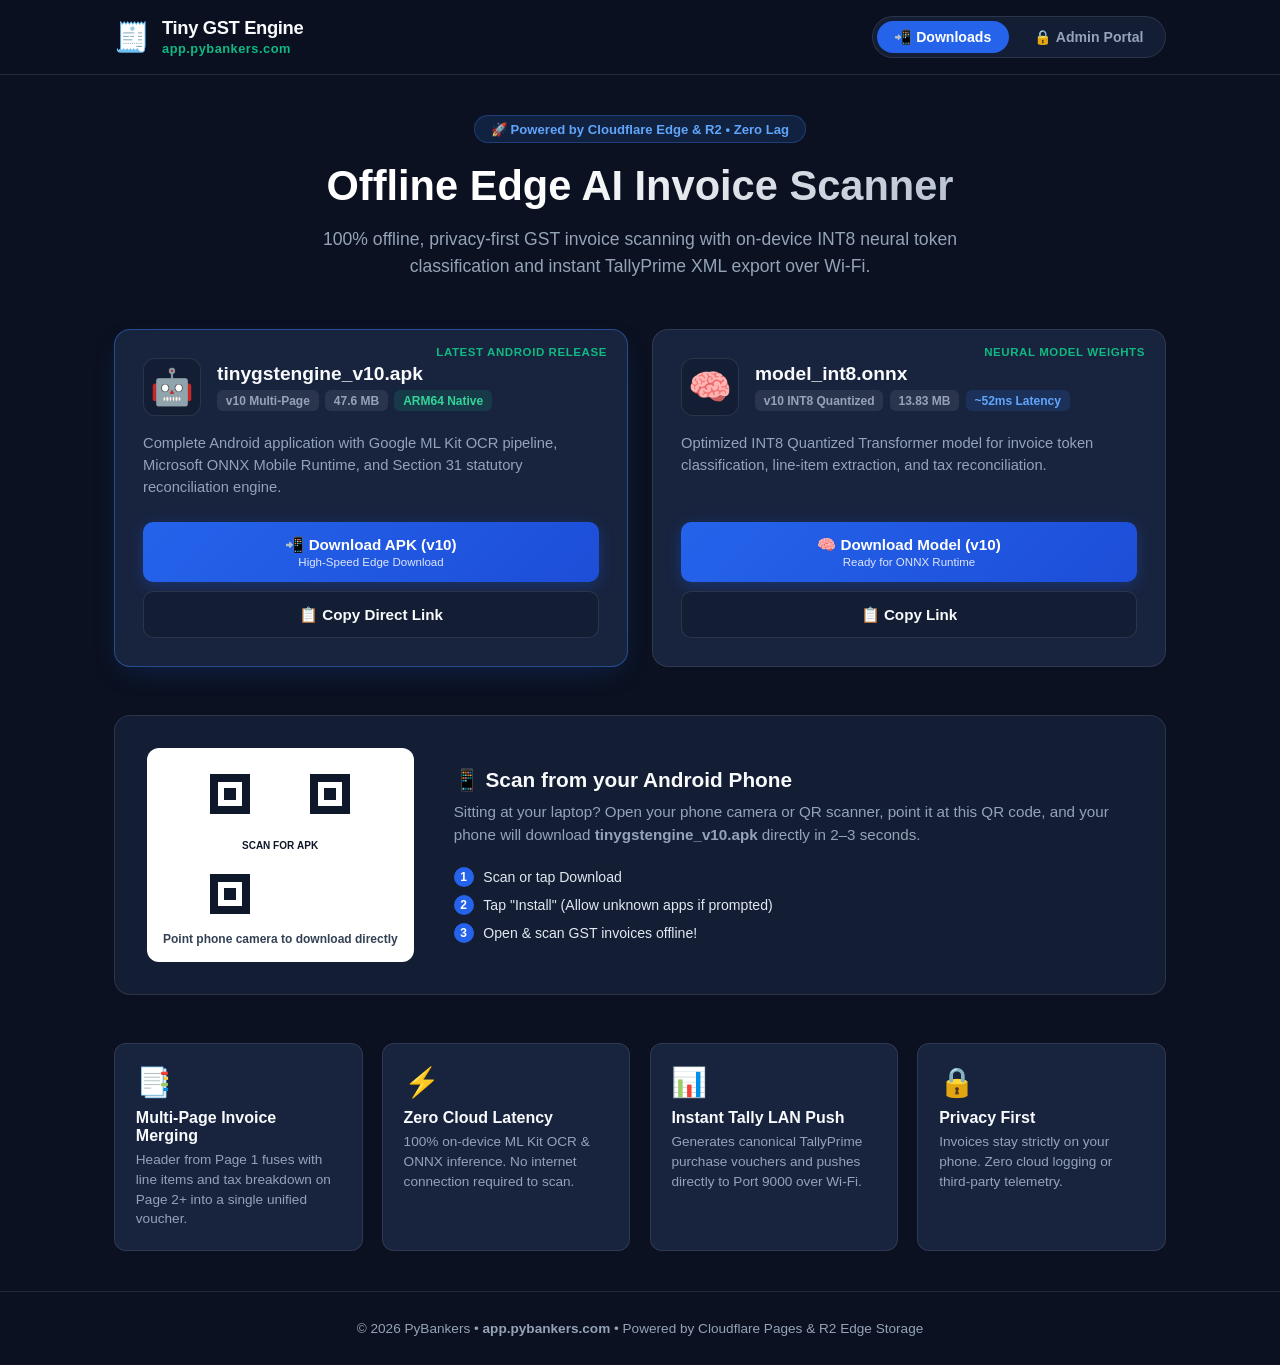
<file: cloudflare_portal/public/index.html>
<!DOCTYPE html>
<html lang="en">
<head>
  <meta charset="UTF-8">
  <meta name="viewport" content="width=device-width, initial-scale=1.0">
  <title>Tiny GST Engine — Offline Edge AI Invoice Scanner & Models</title>
  <meta name="description" content="Download Tiny GST Engine Android APK and offline AI ONNX models for fast edge invoice scanning and TallyPrime integration.">
  <link rel="stylesheet" href="style.css">
  <link rel="icon" type="image/svg+xml" href="favicon.svg">
</head>
<body>

  <!-- Top Navigation Bar -->
  <header class="navbar">
    <div class="nav-container">
      <div class="brand">
        <span class="brand-icon">🧾</span>
        <div>
          <span class="brand-title">Tiny GST Engine</span>
          <span class="brand-domain">app.pybankers.com</span>
        </div>
      </div>
      <nav class="nav-tabs">
        <button id="tab-downloads" class="tab-btn active" onclick="switchTab('downloads')">📲 Downloads</button>
        <button id="tab-admin" class="tab-btn" onclick="switchTab('admin')">🔒 Admin Portal</button>
      </nav>
    </div>
  </header>

  <!-- Main Container -->
  <main class="main-container">

    <!-- ================= DOWNLOADS SECTION ================= -->
    <section id="section-downloads" class="tab-content active">
      <!-- Hero Banner -->
      <div class="hero">
        <div class="badge-pill">🚀 Powered by Cloudflare Edge & R2 • Zero Lag</div>
        <h1>Offline Edge AI Invoice Scanner</h1>
        <p class="hero-subtext">
          100% offline, privacy-first GST invoice scanning with on-device INT8 neural token classification and instant TallyPrime XML export over Wi-Fi.
        </p>
      </div>

      <!-- Release Download Grid -->
      <div class="download-grid">
        <!-- Card 1: Android APK -->
        <div class="card highlight-card">
          <div class="card-tag">Latest Android Release</div>
          <div class="card-header">
            <div class="file-icon apk-icon">🤖</div>
            <div class="file-meta">
              <h2>tinygstengine_v10.apk</h2>
              <div class="tags">
                <span class="chip">v10 Multi-Page</span>
                <span class="chip">47.6 MB</span>
                <span class="chip chip-success">ARM64 Native</span>
              </div>
            </div>
          </div>
          <p class="card-desc">
            Complete Android application with Google ML Kit OCR pipeline, Microsoft ONNX Mobile Runtime, and Section 31 statutory reconciliation engine.
          </p>
          <div class="card-actions">
            <a id="btn-download-apk" href="/api/download/tinygstengine_v10.apk" class="btn btn-primary" download>
              <span>📲 Download APK (v10)</span>
              <span class="btn-sub">High-Speed Edge Download</span>
            </a>
            <button class="btn btn-secondary" onclick="copyLink('/api/download/tinygstengine_v10.apk')">📋 Copy Direct Link</button>
          </div>
        </div>

        <!-- Card 2: ONNX Model -->
        <div class="card">
          <div class="card-tag">Neural Model Weights</div>
          <div class="card-header">
            <div class="file-icon model-icon">🧠</div>
            <div class="file-meta">
              <h2>model_int8.onnx</h2>
              <div class="tags">
                <span class="chip">v10 INT8 Quantized</span>
                <span class="chip">13.83 MB</span>
                <span class="chip chip-info">~52ms Latency</span>
              </div>
            </div>
          </div>
          <p class="card-desc">
            Optimized INT8 Quantized Transformer model for invoice token classification, line-item extraction, and tax reconciliation.
          </p>
          <div class="card-actions">
            <a id="btn-download-model" href="/api/download/model_int8.onnx" class="btn btn-primary" download>
              <span>🧠 Download Model (v10)</span>
              <span class="btn-sub">Ready for ONNX Runtime</span>
            </a>
            <button class="btn btn-secondary" onclick="copyLink('/api/download/model_int8.onnx')">📋 Copy Link</button>
          </div>
        </div>
      </div>

      <!-- Phone QR Code Quick Scan Section -->
      <div class="qr-container">
        <div class="qr-box">
          <canvas id="qr-canvas"></canvas>
          <div class="qr-label">Point phone camera to download directly</div>
        </div>
        <div class="qr-info">
          <h3>📱 Scan from your Android Phone</h3>
          <p>Sitting at your laptop? Open your phone camera or QR scanner, point it at this QR code, and your phone will download <strong>tinygstengine_v10.apk</strong> directly in 2–3 seconds.</p>
          <div class="install-steps">
            <div class="step"><span class="step-num">1</span> Scan or tap Download</div>
            <div class="step"><span class="step-num">2</span> Tap "Install" (Allow unknown apps if prompted)</div>
            <div class="step"><span class="step-num">3</span> Open & scan GST invoices offline!</div>
          </div>
        </div>
      </div>

      <!-- Features Checklist -->
      <div class="features-grid">
        <div class="feature-item">
          <div class="feat-icon">📑</div>
          <h4>Multi-Page Invoice Merging</h4>
          <p>Header from Page 1 fuses with line items and tax breakdown on Page 2+ into a single unified voucher.</p>
        </div>
        <div class="feature-item">
          <div class="feat-icon">⚡</div>
          <h4>Zero Cloud Latency</h4>
          <p>100% on-device ML Kit OCR & ONNX inference. No internet connection required to scan.</p>
        </div>
        <div class="feature-item">
          <div class="feat-icon">📊</div>
          <h4>Instant Tally LAN Push</h4>
          <p>Generates canonical TallyPrime purchase vouchers and pushes directly to Port 9000 over Wi-Fi.</p>
        </div>
        <div class="feature-item">
          <div class="feat-icon">🔒</div>
          <h4>Privacy First</h4>
          <p>Invoices stay strictly on your phone. Zero cloud logging or third-party telemetry.</p>
        </div>
      </div>
    </section>

    <!-- ================= ADMIN PORTAL SECTION ================= -->
    <section id="section-admin" class="tab-content">
      <!-- Passcode Login Box (shown when unauthenticated) -->
      <div id="admin-auth-box" class="auth-box">
        <div class="auth-icon">🔐</div>
        <h2>Admin Portal Access</h2>
        <p>Enter the administrator passcode to upload or manage models and APKs.</p>
        <form id="auth-form" onsubmit="handleAdminLogin(event)">
          <div class="input-group">
            <input type="password" id="admin-passcode" placeholder="Enter Admin Passcode" required autocomplete="current-password">
          </div>
          <button type="submit" class="btn btn-primary btn-block">Unlock Admin Portal</button>
          <div id="auth-error" class="error-msg"></div>
        </form>
      </div>

      <!-- Admin Dashboard (shown when authenticated) -->
      <div id="admin-dashboard" class="admin-dashboard" style="display: none;">
        <div class="admin-header">
          <div>
            <h2>Cloudflare R2 Asset Manager</h2>
            <p>Upload new APKs or ONNX model weights directly to Cloudflare edge storage.</p>
          </div>
          <button class="btn btn-danger btn-sm" onclick="handleAdminLogout()">🚪 Logout</button>
        </div>

        <!-- Upload Zone -->
        <div class="upload-card">
          <h3>📤 Upload New Release / Model</h3>
          <div class="drop-zone" id="drop-zone">
            <div class="drop-icon">☁️</div>
            <p>Drag and drop your <strong>.apk</strong> or <strong>.onnx</strong> file here</p>
            <span class="drop-or">or</span>
            <label class="btn btn-secondary btn-file">
              Browse File <input type="file" id="file-input" style="display: none;" onchange="handleFileSelect(event)">
            </label>
            <div id="selected-file-info" class="selected-file-info"></div>
          </div>

          <!-- Target File Name Selector -->
          <div class="upload-options">
            <label>Save as file name:</label>
            <div class="radio-group">
              <label><input type="radio" name="target-name-type" value="tinygstengine_v10.apk" checked onchange="toggleCustomFileName(false)"> tinygstengine_v10.apk (Latest APK)</label>
              <label><input type="radio" name="target-name-type" value="model_int8.onnx" onchange="toggleCustomFileName(false)"> model_int8.onnx (Latest Model)</label>
              <label><input type="radio" name="target-name-type" value="custom" onchange="toggleCustomFileName(true)"> Custom filename</label>
            </div>
            <input type="text" id="custom-file-name" placeholder="e.g. tinygstengine_v11.apk" style="display: none;" class="custom-input">
          </div>

          <!-- Upload Progress -->
          <div id="upload-progress-container" class="progress-container" style="display: none;">
            <div class="progress-bar">
              <div id="upload-progress-fill" class="progress-fill" style="width: 0%;"></div>
            </div>
            <div id="upload-progress-text" class="progress-text">0%</div>
          </div>

          <button id="btn-upload" class="btn btn-primary btn-block" onclick="startUpload()" disabled>Upload to Cloudflare R2</button>
          <div id="upload-status" class="status-msg"></div>
        </div>

        <!-- Current Files List -->
        <div class="files-card">
          <div class="files-header">
            <h3>📦 Files in R2 Bucket</h3>
            <button class="btn btn-secondary btn-sm" onclick="loadBucketFiles()">🔄 Refresh</button>
          </div>
          <div id="bucket-files-list" class="files-table-container">
            <div class="loading">Loading files from Cloudflare R2...</div>
          </div>
        </div>
      </div>
    </section>

  </main>

  <footer class="footer">
    <div class="footer-container">
      <p>© 2026 PyBankers • <strong>app.pybankers.com</strong> • Powered by Cloudflare Pages & R2 Edge Storage</p>
    </div>
  </footer>

  <script src="app.js"></script>
</body>
</html>
</file>
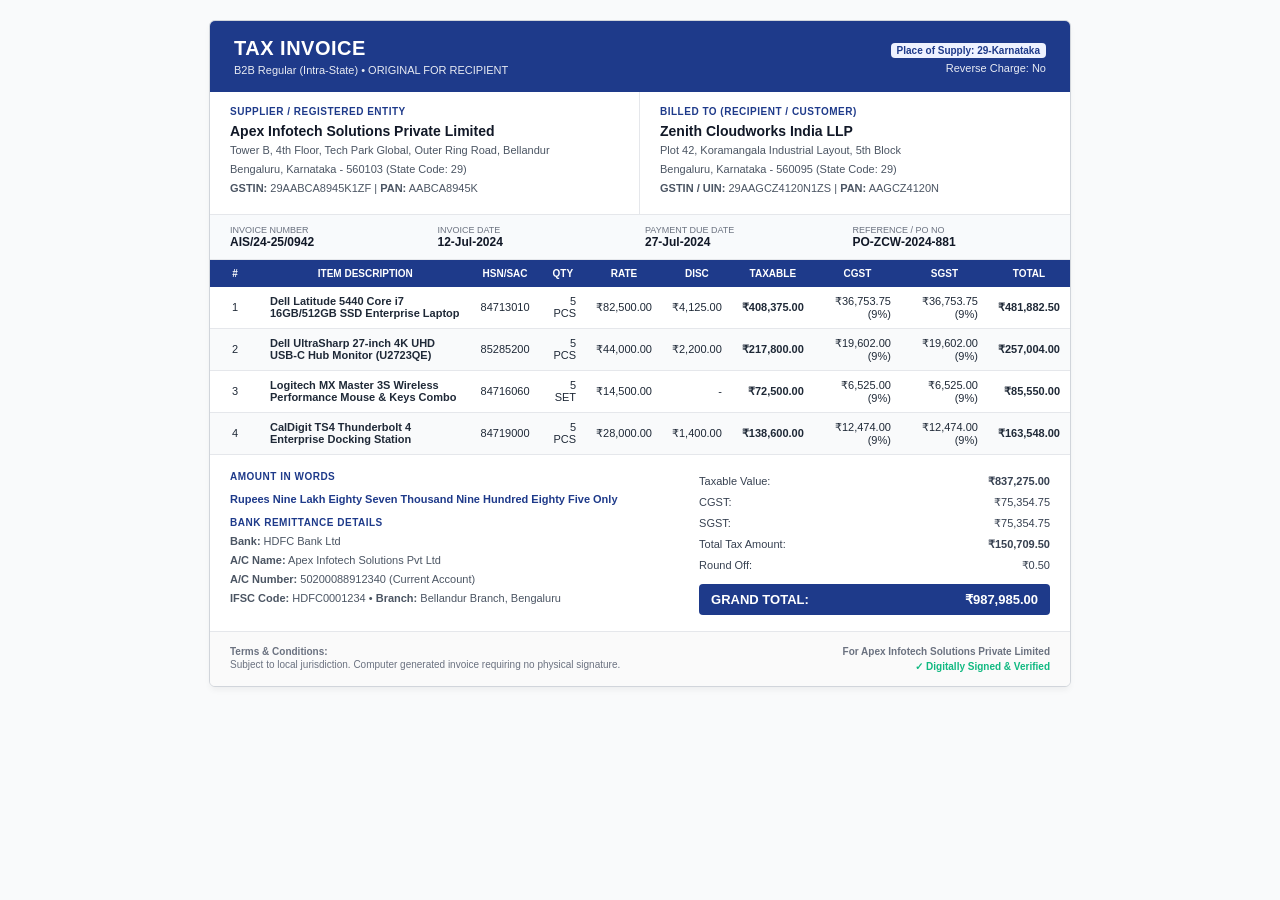
<file: external/gst-sample-invoices/GST_Invoice_01_TechHardware_B2B_Intrastate.html>
<!DOCTYPE html>
<html lang="en">
<head>
<meta charset="UTF-8">
<title>Tax Invoice - AIS/24-25/0942</title>
<style>
    @page { size: A4; margin: 12mm; }
    body {
        font-family: -apple-system, BlinkMacSystemFont, "Segoe UI", Roboto, Helvetica, Arial, sans-serif;
        color: #1f2937;
        margin: 0;
        padding: 20px;
        background: #f9fafb;
    }
    .invoice-card {
        max-width: 860px;
        margin: 0 auto;
        background: #ffffff;
        border: 1px solid #d1d5db;
        border-radius: 6px;
        box-shadow: 0 4px 6px -1px rgba(0,0,0,0.05);
        overflow: hidden;
    }
    .header-bar {
        background: #1e3a8a;
        color: #ffffff;
        padding: 16px 24px;
        display: flex;
        justify-content: space-between;
        align-items: center;
    }
    .header-bar h1 { margin: 0; font-size: 20px; letter-spacing: 0.5px; }
    .header-bar p { margin: 4px 0 0; font-size: 11px; opacity: 0.9; }
    .section-grid {
        display: grid;
        grid-template-columns: 1fr 1fr;
        border-bottom: 1px solid #e5e7eb;
    }
    .section-box { padding: 14px 20px; }
    .section-box.border-right { border-right: 1px solid #e5e7eb; }
    .section-title {
        font-size: 10px;
        font-weight: 700;
        text-transform: uppercase;
        color: #1e3a8a;
        margin-bottom: 6px;
        letter-spacing: 0.5px;
    }
    .company-title { font-size: 14px; font-weight: 700; color: #111827; margin: 0 0 4px; }
    .text-sm { font-size: 11px; line-height: 1.45; color: #4b5563; margin: 0 0 3px; }
    .badge {
        display: inline-block;
        padding: 2px 6px;
        font-size: 10px;
        font-weight: 600;
        background: #eef2ff;
        color: #1e3a8a;
        border-radius: 4px;
    }
    .meta-bar {
        background: #f8fafc;
        padding: 10px 20px;
        border-bottom: 1px solid #e5e7eb;
        display: grid;
        grid-template-columns: repeat(4, 1fr);
        gap: 10px;
    }
    .meta-item { font-size: 11px; }
    .meta-item span { display: block; font-size: 9px; text-transform: uppercase; color: #6b7280; }
    .meta-item strong { font-size: 12px; color: #111827; }
    table.items-table {
        width: 100%;
        border-collapse: collapse;
        font-size: 11px;
    }
    table.items-table th {
        background: #1e3a8a;
        color: #ffffff;
        padding: 8px 10px;
        font-weight: 600;
        font-size: 10px;
        text-transform: uppercase;
    }
    table.items-table td {
        padding: 8px 10px;
        border-bottom: 1px solid #e5e7eb;
        vertical-align: middle;
    }
    table.items-table tr:nth-child(even) { background: #f9fafb; }
    .totals-grid {
        display: grid;
        grid-template-columns: 1.2fr 1fr;
        border-bottom: 1px solid #e5e7eb;
    }
    .totals-box { padding: 16px 20px; }
    .calc-row {
        display: flex;
        justify-content: space-between;
        padding: 4px 0;
        font-size: 11px;
        color: #374151;
    }
    .calc-row.grand-total {
        background: #1e3a8a;
        color: #ffffff;
        padding: 8px 12px;
        border-radius: 4px;
        font-size: 13px;
        font-weight: 700;
        margin-top: 8px;
    }
    .footer-section {
        padding: 14px 20px;
        display: flex;
        justify-content: space-between;
        font-size: 10px;
        color: #6b7280;
        background: #fafafa;
    }
    @media print {
        body { background: #ffffff; padding: 0; }
        .invoice-card { box-shadow: none; border: none; }
    }
</style>
</head>
<body>

<div class="invoice-card">
    <!-- Header -->
    <div class="header-bar">
        <div>
            <h1>TAX INVOICE</h1>
            <p>B2B Regular (Intra-State) &bull; ORIGINAL FOR RECIPIENT</p>
        </div>
        <div style="text-align: right;">
            <div class="badge">Place of Supply: 29-Karnataka</div>
            <p style="margin-top: 4px;">Reverse Charge: No</p>
        </div>
    </div>

    

    <!-- Seller / Buyer -->
    <div class="section-grid">
        <div class="section-box border-right">
            <div class="section-title">Supplier / Registered Entity</div>
            <div class="company-title">Apex Infotech Solutions Private Limited</div>
            <p class="text-sm">Tower B, 4th Floor, Tech Park Global, Outer Ring Road, Bellandur</p>
            <p class="text-sm">Bengaluru, Karnataka - 560103 (State Code: 29)</p>
            <p class="text-sm"><strong>GSTIN:</strong> 29AABCA8945K1ZF | <strong>PAN:</strong> AABCA8945K</p>
        </div>
        <div class="section-box">
            <div class="section-title">Billed To (Recipient / Customer)</div>
            <div class="company-title">Zenith Cloudworks India LLP</div>
            <p class="text-sm">Plot 42, Koramangala Industrial Layout, 5th Block</p>
            <p class="text-sm">Bengaluru, Karnataka - 560095 (State Code: 29)</p>
            <p class="text-sm"><strong>GSTIN / UIN:</strong> 29AAGCZ4120N1ZS | <strong>PAN:</strong> AAGCZ4120N</p>
        </div>
    </div>

    <!-- Metadata Bar -->
    <div class="meta-bar">
        <div class="meta-item">
            <span>Invoice Number</span>
            <strong>AIS/24-25/0942</strong>
        </div>
        <div class="meta-item">
            <span>Invoice Date</span>
            <strong>12-Jul-2024</strong>
        </div>
        <div class="meta-item">
            <span>Payment Due Date</span>
            <strong>27-Jul-2024</strong>
        </div>
        <div class="meta-item">
            <span>Reference / PO No</span>
            <strong>PO-ZCW-2024-881</strong>
        </div>
    </div>

    <!-- Line Items Table -->
    <table class="items-table">
        <thead>
            <tr>
                <th style="width: 30px;">#</th>
                <th>Item Description</th>
                <th style="text-align: center;">HSN/SAC</th>
                <th>Qty</th><th>Rate</th><th>Disc</th><th>Taxable</th><th>CGST</th><th>SGST</th><th>Total</th>
            </tr>
        </thead>
        <tbody>
            
        <tr>
            <td style="text-align:center;">1</td>
            <td><strong>Dell Latitude 5440 Core i7 16GB/512GB SSD Enterprise Laptop</strong></td>
            <td style="text-align:center;">84713010</td>
            
                <td style="text-align:right;">5 PCS</td>
                <td style="text-align:right;">₹82,500.00</td>
                <td style="text-align:right;">₹4,125.00</td>
                <td style="text-align:right; font-weight:600;">₹408,375.00</td>
                <td style="text-align:right;">₹36,753.75 (9%)</td>
                <td style="text-align:right;">₹36,753.75 (9%)</td>
                <td style="text-align:right; font-weight:bold;">₹481,882.50</td>
            
        </tr>
        
        <tr>
            <td style="text-align:center;">2</td>
            <td><strong>Dell UltraSharp 27-inch 4K UHD USB-C Hub Monitor (U2723QE)</strong></td>
            <td style="text-align:center;">85285200</td>
            
                <td style="text-align:right;">5 PCS</td>
                <td style="text-align:right;">₹44,000.00</td>
                <td style="text-align:right;">₹2,200.00</td>
                <td style="text-align:right; font-weight:600;">₹217,800.00</td>
                <td style="text-align:right;">₹19,602.00 (9%)</td>
                <td style="text-align:right;">₹19,602.00 (9%)</td>
                <td style="text-align:right; font-weight:bold;">₹257,004.00</td>
            
        </tr>
        
        <tr>
            <td style="text-align:center;">3</td>
            <td><strong>Logitech MX Master 3S Wireless Performance Mouse & Keys Combo</strong></td>
            <td style="text-align:center;">84716060</td>
            
                <td style="text-align:right;">5 SET</td>
                <td style="text-align:right;">₹14,500.00</td>
                <td style="text-align:right;">-</td>
                <td style="text-align:right; font-weight:600;">₹72,500.00</td>
                <td style="text-align:right;">₹6,525.00 (9%)</td>
                <td style="text-align:right;">₹6,525.00 (9%)</td>
                <td style="text-align:right; font-weight:bold;">₹85,550.00</td>
            
        </tr>
        
        <tr>
            <td style="text-align:center;">4</td>
            <td><strong>CalDigit TS4 Thunderbolt 4 Enterprise Docking Station</strong></td>
            <td style="text-align:center;">84719000</td>
            
                <td style="text-align:right;">5 PCS</td>
                <td style="text-align:right;">₹28,000.00</td>
                <td style="text-align:right;">₹1,400.00</td>
                <td style="text-align:right; font-weight:600;">₹138,600.00</td>
                <td style="text-align:right;">₹12,474.00 (9%)</td>
                <td style="text-align:right;">₹12,474.00 (9%)</td>
                <td style="text-align:right; font-weight:bold;">₹163,548.00</td>
            
        </tr>
        
        </tbody>
    </table>

    <!-- Totals & Bank Details -->
    <div class="totals-grid">
        <div class="totals-box border-right">
            <div class="section-title">Amount in Words</div>
            <p style="font-weight: 600; color: #1e3a8a; font-size: 11px; margin-bottom: 12px;">Rupees Nine Lakh Eighty Seven Thousand Nine Hundred Eighty Five Only</p>

            <div class="section-title">Bank Remittance Details</div>
            <p class="text-sm"><strong>Bank:</strong> HDFC Bank Ltd</p>
            <p class="text-sm"><strong>A/C Name:</strong> Apex Infotech Solutions Pvt Ltd</p>
            <p class="text-sm"><strong>A/C Number:</strong> 50200088912340 (Current Account)</p>
            <p class="text-sm"><strong>IFSC Code:</strong> HDFC0001234 &bull; <strong>Branch:</strong> Bellandur Branch, Bengaluru</p>
        </div>
        <div class="totals-box">
            <div class="calc-row">
                <span>Taxable Value:</span>
                <strong>₹837,275.00</strong>
            </div>
            
            <div class="calc-row">
                <span>CGST:</span>
                <span>₹75,354.75</span>
            </div>
            <div class="calc-row">
                <span>SGST:</span>
                <span>₹75,354.75</span>
            </div>
            
            <div class="calc-row">
                <span>Total Tax Amount:</span>
                <strong>₹150,709.50</strong>
            </div>
            <div class="calc-row">
                <span>Round Off:</span>
                <span>₹0.50</span>
            </div>
            <div class="calc-row grand-total">
                <span>GRAND TOTAL:</span>
                <span>₹987,985.00</span>
            </div>
        </div>
    </div>

    <!-- Footer -->
    <div class="footer-section">
        <div>
            <strong>Terms & Conditions:</strong>
            <p style="margin: 2px 0;">Subject to local jurisdiction. Computer generated invoice requiring no physical signature.</p>
        </div>
        <div style="text-align: right;">
            <strong>For Apex Infotech Solutions Private Limited</strong>
            <p style="margin: 4px 0 0; color: #10b981; font-weight: 600;">✓ Digitally Signed & Verified</p>
        </div>
    </div>
</div>

</body>
</html>
</file>
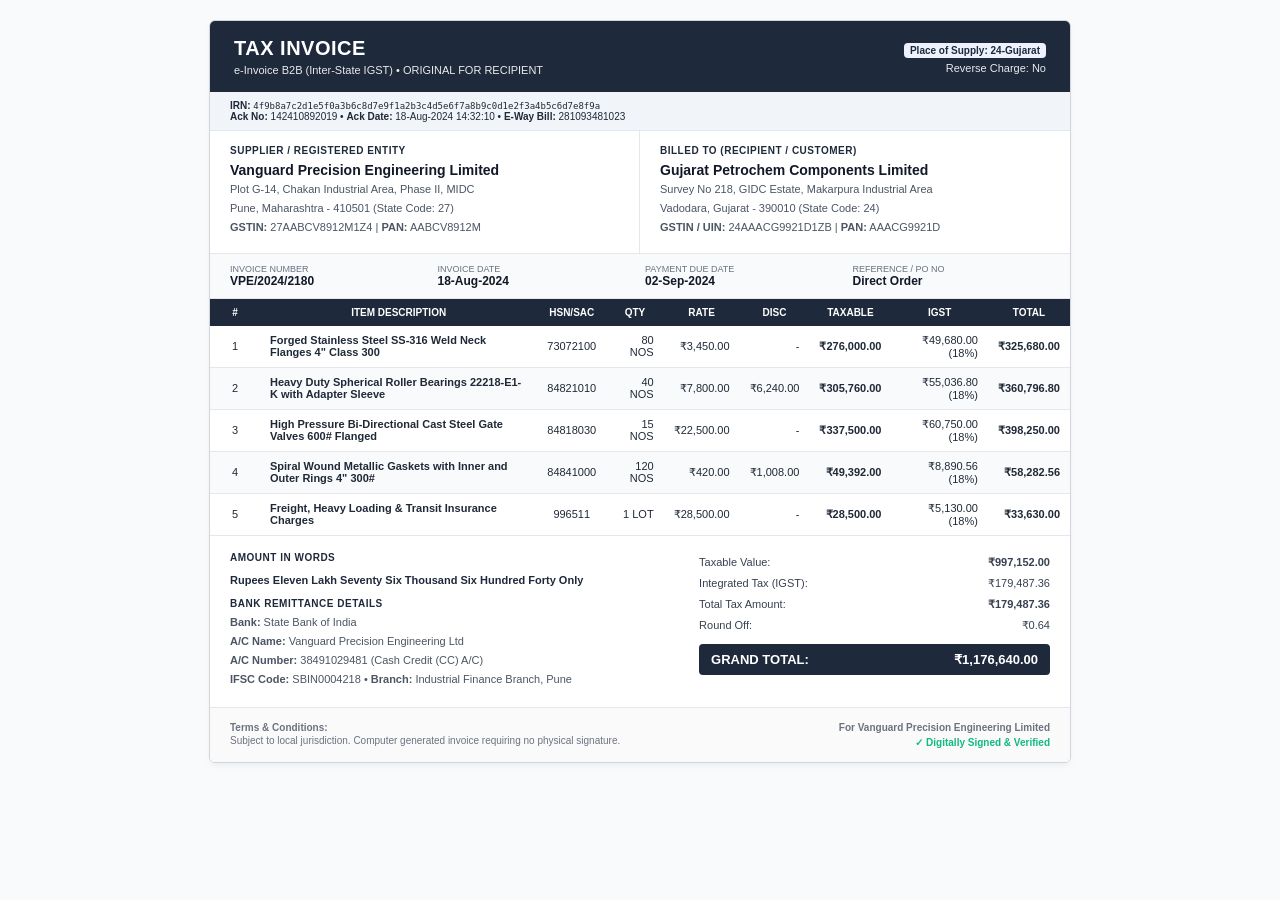
<file: external/gst-sample-invoices/GST_Invoice_02_Industrial_Interstate_eInvoice.html>
<!DOCTYPE html>
<html lang="en">
<head>
<meta charset="UTF-8">
<title>Tax Invoice - VPE/2024/2180</title>
<style>
    @page { size: A4; margin: 12mm; }
    body {
        font-family: -apple-system, BlinkMacSystemFont, "Segoe UI", Roboto, Helvetica, Arial, sans-serif;
        color: #1f2937;
        margin: 0;
        padding: 20px;
        background: #f9fafb;
    }
    .invoice-card {
        max-width: 860px;
        margin: 0 auto;
        background: #ffffff;
        border: 1px solid #d1d5db;
        border-radius: 6px;
        box-shadow: 0 4px 6px -1px rgba(0,0,0,0.05);
        overflow: hidden;
    }
    .header-bar {
        background: #1e293b;
        color: #ffffff;
        padding: 16px 24px;
        display: flex;
        justify-content: space-between;
        align-items: center;
    }
    .header-bar h1 { margin: 0; font-size: 20px; letter-spacing: 0.5px; }
    .header-bar p { margin: 4px 0 0; font-size: 11px; opacity: 0.9; }
    .section-grid {
        display: grid;
        grid-template-columns: 1fr 1fr;
        border-bottom: 1px solid #e5e7eb;
    }
    .section-box { padding: 14px 20px; }
    .section-box.border-right { border-right: 1px solid #e5e7eb; }
    .section-title {
        font-size: 10px;
        font-weight: 700;
        text-transform: uppercase;
        color: #1e293b;
        margin-bottom: 6px;
        letter-spacing: 0.5px;
    }
    .company-title { font-size: 14px; font-weight: 700; color: #111827; margin: 0 0 4px; }
    .text-sm { font-size: 11px; line-height: 1.45; color: #4b5563; margin: 0 0 3px; }
    .badge {
        display: inline-block;
        padding: 2px 6px;
        font-size: 10px;
        font-weight: 600;
        background: #eef2ff;
        color: #1e293b;
        border-radius: 4px;
    }
    .meta-bar {
        background: #f8fafc;
        padding: 10px 20px;
        border-bottom: 1px solid #e5e7eb;
        display: grid;
        grid-template-columns: repeat(4, 1fr);
        gap: 10px;
    }
    .meta-item { font-size: 11px; }
    .meta-item span { display: block; font-size: 9px; text-transform: uppercase; color: #6b7280; }
    .meta-item strong { font-size: 12px; color: #111827; }
    table.items-table {
        width: 100%;
        border-collapse: collapse;
        font-size: 11px;
    }
    table.items-table th {
        background: #1e293b;
        color: #ffffff;
        padding: 8px 10px;
        font-weight: 600;
        font-size: 10px;
        text-transform: uppercase;
    }
    table.items-table td {
        padding: 8px 10px;
        border-bottom: 1px solid #e5e7eb;
        vertical-align: middle;
    }
    table.items-table tr:nth-child(even) { background: #f9fafb; }
    .totals-grid {
        display: grid;
        grid-template-columns: 1.2fr 1fr;
        border-bottom: 1px solid #e5e7eb;
    }
    .totals-box { padding: 16px 20px; }
    .calc-row {
        display: flex;
        justify-content: space-between;
        padding: 4px 0;
        font-size: 11px;
        color: #374151;
    }
    .calc-row.grand-total {
        background: #1e293b;
        color: #ffffff;
        padding: 8px 12px;
        border-radius: 4px;
        font-size: 13px;
        font-weight: 700;
        margin-top: 8px;
    }
    .footer-section {
        padding: 14px 20px;
        display: flex;
        justify-content: space-between;
        font-size: 10px;
        color: #6b7280;
        background: #fafafa;
    }
    @media print {
        body { background: #ffffff; padding: 0; }
        .invoice-card { box-shadow: none; border: none; }
    }
</style>
</head>
<body>

<div class="invoice-card">
    <!-- Header -->
    <div class="header-bar">
        <div>
            <h1>TAX INVOICE</h1>
            <p>e-Invoice B2B (Inter-State IGST) &bull; ORIGINAL FOR RECIPIENT</p>
        </div>
        <div style="text-align: right;">
            <div class="badge">Place of Supply: 24-Gujarat</div>
            <p style="margin-top: 4px;">Reverse Charge: No</p>
        </div>
    </div>

    
    <!-- IRN Bar for e-Invoice -->
    <div style="background: #f1f5f9; padding: 8px 20px; font-size: 10px; border-bottom: 1px solid #e2e8f0;">
        <strong>IRN:</strong> <code style="font-family: monospace; font-size: 9px;">4f9b8a7c2d1e5f0a3b6c8d7e9f1a2b3c4d5e6f7a8b9c0d1e2f3a4b5c6d7e8f9a</code><br>
        <strong>Ack No:</strong> 142410892019 &bull; <strong>Ack Date:</strong> 18-Aug-2024 14:32:10 &bull; <strong>E-Way Bill:</strong> 281093481023
    </div>
    

    <!-- Seller / Buyer -->
    <div class="section-grid">
        <div class="section-box border-right">
            <div class="section-title">Supplier / Registered Entity</div>
            <div class="company-title">Vanguard Precision Engineering Limited</div>
            <p class="text-sm">Plot G-14, Chakan Industrial Area, Phase II, MIDC</p>
            <p class="text-sm">Pune, Maharashtra - 410501 (State Code: 27)</p>
            <p class="text-sm"><strong>GSTIN:</strong> 27AABCV8912M1Z4 | <strong>PAN:</strong> AABCV8912M</p>
        </div>
        <div class="section-box">
            <div class="section-title">Billed To (Recipient / Customer)</div>
            <div class="company-title">Gujarat Petrochem Components Limited</div>
            <p class="text-sm">Survey No 218, GIDC Estate, Makarpura Industrial Area</p>
            <p class="text-sm">Vadodara, Gujarat - 390010 (State Code: 24)</p>
            <p class="text-sm"><strong>GSTIN / UIN:</strong> 24AAACG9921D1ZB | <strong>PAN:</strong> AAACG9921D</p>
        </div>
    </div>

    <!-- Metadata Bar -->
    <div class="meta-bar">
        <div class="meta-item">
            <span>Invoice Number</span>
            <strong>VPE/2024/2180</strong>
        </div>
        <div class="meta-item">
            <span>Invoice Date</span>
            <strong>18-Aug-2024</strong>
        </div>
        <div class="meta-item">
            <span>Payment Due Date</span>
            <strong>02-Sep-2024</strong>
        </div>
        <div class="meta-item">
            <span>Reference / PO No</span>
            <strong>Direct Order</strong>
        </div>
    </div>

    <!-- Line Items Table -->
    <table class="items-table">
        <thead>
            <tr>
                <th style="width: 30px;">#</th>
                <th>Item Description</th>
                <th style="text-align: center;">HSN/SAC</th>
                <th>Qty</th><th>Rate</th><th>Disc</th><th>Taxable</th><th>IGST</th><th>Total</th>
            </tr>
        </thead>
        <tbody>
            
        <tr>
            <td style="text-align:center;">1</td>
            <td><strong>Forged Stainless Steel SS-316 Weld Neck Flanges 4" Class 300</strong></td>
            <td style="text-align:center;">73072100</td>
            
                <td style="text-align:right;">80 NOS</td>
                <td style="text-align:right;">₹3,450.00</td>
                <td style="text-align:right;">-</td>
                <td style="text-align:right; font-weight:600;">₹276,000.00</td>
                <td style="text-align:right;">₹49,680.00 (18%)</td>
                <td style="text-align:right; font-weight:bold;">₹325,680.00</td>
            
        </tr>
        
        <tr>
            <td style="text-align:center;">2</td>
            <td><strong>Heavy Duty Spherical Roller Bearings 22218-E1-K with Adapter Sleeve</strong></td>
            <td style="text-align:center;">84821010</td>
            
                <td style="text-align:right;">40 NOS</td>
                <td style="text-align:right;">₹7,800.00</td>
                <td style="text-align:right;">₹6,240.00</td>
                <td style="text-align:right; font-weight:600;">₹305,760.00</td>
                <td style="text-align:right;">₹55,036.80 (18%)</td>
                <td style="text-align:right; font-weight:bold;">₹360,796.80</td>
            
        </tr>
        
        <tr>
            <td style="text-align:center;">3</td>
            <td><strong>High Pressure Bi-Directional Cast Steel Gate Valves 600# Flanged</strong></td>
            <td style="text-align:center;">84818030</td>
            
                <td style="text-align:right;">15 NOS</td>
                <td style="text-align:right;">₹22,500.00</td>
                <td style="text-align:right;">-</td>
                <td style="text-align:right; font-weight:600;">₹337,500.00</td>
                <td style="text-align:right;">₹60,750.00 (18%)</td>
                <td style="text-align:right; font-weight:bold;">₹398,250.00</td>
            
        </tr>
        
        <tr>
            <td style="text-align:center;">4</td>
            <td><strong>Spiral Wound Metallic Gaskets with Inner and Outer Rings 4" 300#</strong></td>
            <td style="text-align:center;">84841000</td>
            
                <td style="text-align:right;">120 NOS</td>
                <td style="text-align:right;">₹420.00</td>
                <td style="text-align:right;">₹1,008.00</td>
                <td style="text-align:right; font-weight:600;">₹49,392.00</td>
                <td style="text-align:right;">₹8,890.56 (18%)</td>
                <td style="text-align:right; font-weight:bold;">₹58,282.56</td>
            
        </tr>
        
        <tr>
            <td style="text-align:center;">5</td>
            <td><strong>Freight, Heavy Loading & Transit Insurance Charges</strong></td>
            <td style="text-align:center;">996511</td>
            
                <td style="text-align:right;">1 LOT</td>
                <td style="text-align:right;">₹28,500.00</td>
                <td style="text-align:right;">-</td>
                <td style="text-align:right; font-weight:600;">₹28,500.00</td>
                <td style="text-align:right;">₹5,130.00 (18%)</td>
                <td style="text-align:right; font-weight:bold;">₹33,630.00</td>
            
        </tr>
        
        </tbody>
    </table>

    <!-- Totals & Bank Details -->
    <div class="totals-grid">
        <div class="totals-box border-right">
            <div class="section-title">Amount in Words</div>
            <p style="font-weight: 600; color: #1e293b; font-size: 11px; margin-bottom: 12px;">Rupees Eleven Lakh Seventy Six Thousand Six Hundred Forty Only</p>

            <div class="section-title">Bank Remittance Details</div>
            <p class="text-sm"><strong>Bank:</strong> State Bank of India</p>
            <p class="text-sm"><strong>A/C Name:</strong> Vanguard Precision Engineering Ltd</p>
            <p class="text-sm"><strong>A/C Number:</strong> 38491029481 (Cash Credit (CC) A/C)</p>
            <p class="text-sm"><strong>IFSC Code:</strong> SBIN0004218 &bull; <strong>Branch:</strong> Industrial Finance Branch, Pune</p>
        </div>
        <div class="totals-box">
            <div class="calc-row">
                <span>Taxable Value:</span>
                <strong>₹997,152.00</strong>
            </div>
            
            <div class="calc-row">
                <span>Integrated Tax (IGST):</span>
                <span>₹179,487.36</span>
            </div>
            
            <div class="calc-row">
                <span>Total Tax Amount:</span>
                <strong>₹179,487.36</strong>
            </div>
            <div class="calc-row">
                <span>Round Off:</span>
                <span>₹0.64</span>
            </div>
            <div class="calc-row grand-total">
                <span>GRAND TOTAL:</span>
                <span>₹1,176,640.00</span>
            </div>
        </div>
    </div>

    <!-- Footer -->
    <div class="footer-section">
        <div>
            <strong>Terms & Conditions:</strong>
            <p style="margin: 2px 0;">Subject to local jurisdiction. Computer generated invoice requiring no physical signature.</p>
        </div>
        <div style="text-align: right;">
            <strong>For Vanguard Precision Engineering Limited</strong>
            <p style="margin: 4px 0 0; color: #10b981; font-weight: 600;">✓ Digitally Signed & Verified</p>
        </div>
    </div>
</div>

</body>
</html>
</file>
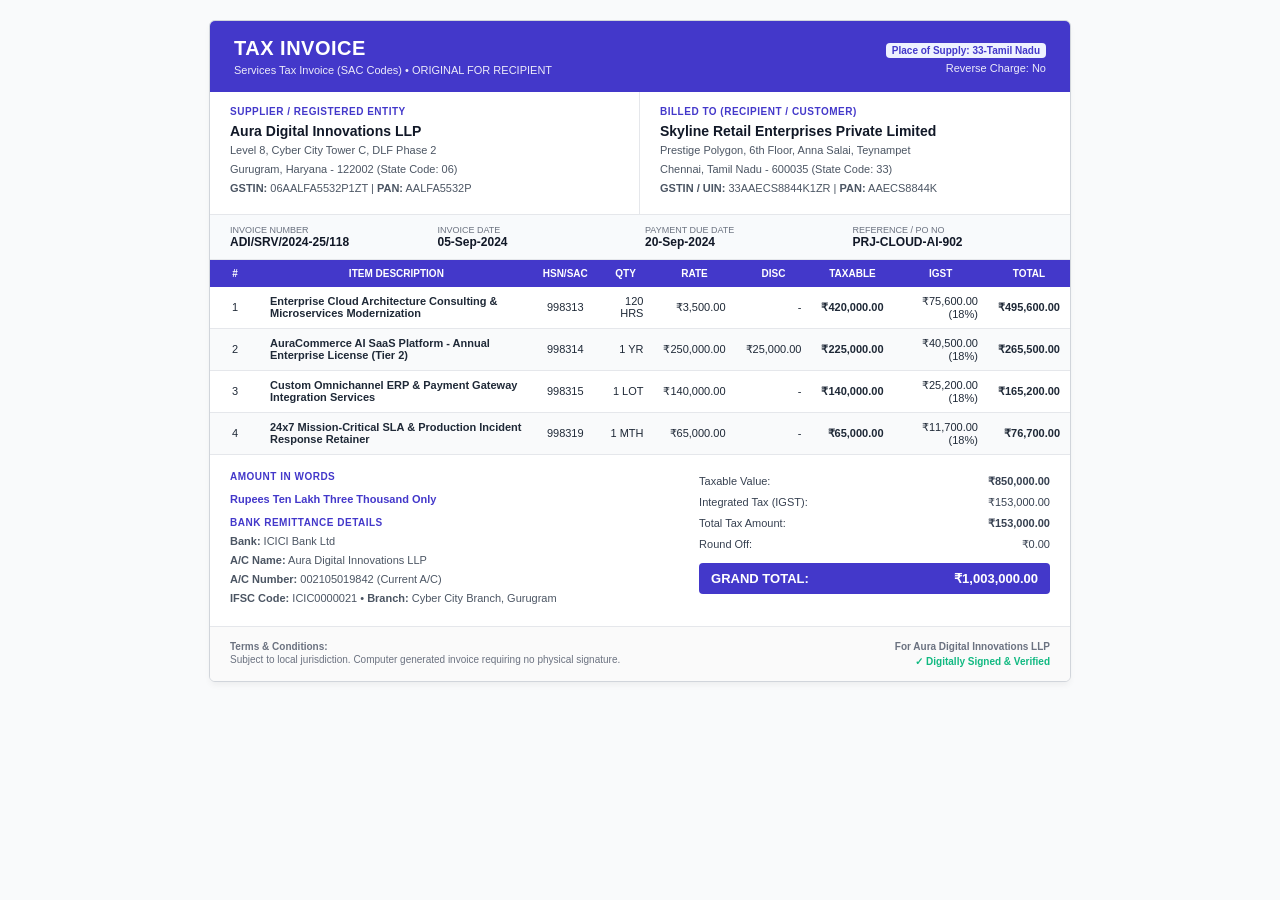
<file: external/gst-sample-invoices/GST_Invoice_03_Consulting_SaaS_Services.html>
<!DOCTYPE html>
<html lang="en">
<head>
<meta charset="UTF-8">
<title>Tax Invoice - ADI/SRV/2024-25/118</title>
<style>
    @page { size: A4; margin: 12mm; }
    body {
        font-family: -apple-system, BlinkMacSystemFont, "Segoe UI", Roboto, Helvetica, Arial, sans-serif;
        color: #1f2937;
        margin: 0;
        padding: 20px;
        background: #f9fafb;
    }
    .invoice-card {
        max-width: 860px;
        margin: 0 auto;
        background: #ffffff;
        border: 1px solid #d1d5db;
        border-radius: 6px;
        box-shadow: 0 4px 6px -1px rgba(0,0,0,0.05);
        overflow: hidden;
    }
    .header-bar {
        background: #4338ca;
        color: #ffffff;
        padding: 16px 24px;
        display: flex;
        justify-content: space-between;
        align-items: center;
    }
    .header-bar h1 { margin: 0; font-size: 20px; letter-spacing: 0.5px; }
    .header-bar p { margin: 4px 0 0; font-size: 11px; opacity: 0.9; }
    .section-grid {
        display: grid;
        grid-template-columns: 1fr 1fr;
        border-bottom: 1px solid #e5e7eb;
    }
    .section-box { padding: 14px 20px; }
    .section-box.border-right { border-right: 1px solid #e5e7eb; }
    .section-title {
        font-size: 10px;
        font-weight: 700;
        text-transform: uppercase;
        color: #4338ca;
        margin-bottom: 6px;
        letter-spacing: 0.5px;
    }
    .company-title { font-size: 14px; font-weight: 700; color: #111827; margin: 0 0 4px; }
    .text-sm { font-size: 11px; line-height: 1.45; color: #4b5563; margin: 0 0 3px; }
    .badge {
        display: inline-block;
        padding: 2px 6px;
        font-size: 10px;
        font-weight: 600;
        background: #eef2ff;
        color: #4338ca;
        border-radius: 4px;
    }
    .meta-bar {
        background: #f8fafc;
        padding: 10px 20px;
        border-bottom: 1px solid #e5e7eb;
        display: grid;
        grid-template-columns: repeat(4, 1fr);
        gap: 10px;
    }
    .meta-item { font-size: 11px; }
    .meta-item span { display: block; font-size: 9px; text-transform: uppercase; color: #6b7280; }
    .meta-item strong { font-size: 12px; color: #111827; }
    table.items-table {
        width: 100%;
        border-collapse: collapse;
        font-size: 11px;
    }
    table.items-table th {
        background: #4338ca;
        color: #ffffff;
        padding: 8px 10px;
        font-weight: 600;
        font-size: 10px;
        text-transform: uppercase;
    }
    table.items-table td {
        padding: 8px 10px;
        border-bottom: 1px solid #e5e7eb;
        vertical-align: middle;
    }
    table.items-table tr:nth-child(even) { background: #f9fafb; }
    .totals-grid {
        display: grid;
        grid-template-columns: 1.2fr 1fr;
        border-bottom: 1px solid #e5e7eb;
    }
    .totals-box { padding: 16px 20px; }
    .calc-row {
        display: flex;
        justify-content: space-between;
        padding: 4px 0;
        font-size: 11px;
        color: #374151;
    }
    .calc-row.grand-total {
        background: #4338ca;
        color: #ffffff;
        padding: 8px 12px;
        border-radius: 4px;
        font-size: 13px;
        font-weight: 700;
        margin-top: 8px;
    }
    .footer-section {
        padding: 14px 20px;
        display: flex;
        justify-content: space-between;
        font-size: 10px;
        color: #6b7280;
        background: #fafafa;
    }
    @media print {
        body { background: #ffffff; padding: 0; }
        .invoice-card { box-shadow: none; border: none; }
    }
</style>
</head>
<body>

<div class="invoice-card">
    <!-- Header -->
    <div class="header-bar">
        <div>
            <h1>TAX INVOICE</h1>
            <p>Services Tax Invoice (SAC Codes) &bull; ORIGINAL FOR RECIPIENT</p>
        </div>
        <div style="text-align: right;">
            <div class="badge">Place of Supply: 33-Tamil Nadu</div>
            <p style="margin-top: 4px;">Reverse Charge: No</p>
        </div>
    </div>

    

    <!-- Seller / Buyer -->
    <div class="section-grid">
        <div class="section-box border-right">
            <div class="section-title">Supplier / Registered Entity</div>
            <div class="company-title">Aura Digital Innovations LLP</div>
            <p class="text-sm">Level 8, Cyber City Tower C, DLF Phase 2</p>
            <p class="text-sm">Gurugram, Haryana - 122002 (State Code: 06)</p>
            <p class="text-sm"><strong>GSTIN:</strong> 06AALFA5532P1ZT | <strong>PAN:</strong> AALFA5532P</p>
        </div>
        <div class="section-box">
            <div class="section-title">Billed To (Recipient / Customer)</div>
            <div class="company-title">Skyline Retail Enterprises Private Limited</div>
            <p class="text-sm">Prestige Polygon, 6th Floor, Anna Salai, Teynampet</p>
            <p class="text-sm">Chennai, Tamil Nadu - 600035 (State Code: 33)</p>
            <p class="text-sm"><strong>GSTIN / UIN:</strong> 33AAECS8844K1ZR | <strong>PAN:</strong> AAECS8844K</p>
        </div>
    </div>

    <!-- Metadata Bar -->
    <div class="meta-bar">
        <div class="meta-item">
            <span>Invoice Number</span>
            <strong>ADI/SRV/2024-25/118</strong>
        </div>
        <div class="meta-item">
            <span>Invoice Date</span>
            <strong>05-Sep-2024</strong>
        </div>
        <div class="meta-item">
            <span>Payment Due Date</span>
            <strong>20-Sep-2024</strong>
        </div>
        <div class="meta-item">
            <span>Reference / PO No</span>
            <strong>PRJ-CLOUD-AI-902</strong>
        </div>
    </div>

    <!-- Line Items Table -->
    <table class="items-table">
        <thead>
            <tr>
                <th style="width: 30px;">#</th>
                <th>Item Description</th>
                <th style="text-align: center;">HSN/SAC</th>
                <th>Qty</th><th>Rate</th><th>Disc</th><th>Taxable</th><th>IGST</th><th>Total</th>
            </tr>
        </thead>
        <tbody>
            
        <tr>
            <td style="text-align:center;">1</td>
            <td><strong>Enterprise Cloud Architecture Consulting & Microservices Modernization</strong></td>
            <td style="text-align:center;">998313</td>
            
                <td style="text-align:right;">120 HRS</td>
                <td style="text-align:right;">₹3,500.00</td>
                <td style="text-align:right;">-</td>
                <td style="text-align:right; font-weight:600;">₹420,000.00</td>
                <td style="text-align:right;">₹75,600.00 (18%)</td>
                <td style="text-align:right; font-weight:bold;">₹495,600.00</td>
            
        </tr>
        
        <tr>
            <td style="text-align:center;">2</td>
            <td><strong>AuraCommerce AI SaaS Platform - Annual Enterprise License (Tier 2)</strong></td>
            <td style="text-align:center;">998314</td>
            
                <td style="text-align:right;">1 YR</td>
                <td style="text-align:right;">₹250,000.00</td>
                <td style="text-align:right;">₹25,000.00</td>
                <td style="text-align:right; font-weight:600;">₹225,000.00</td>
                <td style="text-align:right;">₹40,500.00 (18%)</td>
                <td style="text-align:right; font-weight:bold;">₹265,500.00</td>
            
        </tr>
        
        <tr>
            <td style="text-align:center;">3</td>
            <td><strong>Custom Omnichannel ERP & Payment Gateway Integration Services</strong></td>
            <td style="text-align:center;">998315</td>
            
                <td style="text-align:right;">1 LOT</td>
                <td style="text-align:right;">₹140,000.00</td>
                <td style="text-align:right;">-</td>
                <td style="text-align:right; font-weight:600;">₹140,000.00</td>
                <td style="text-align:right;">₹25,200.00 (18%)</td>
                <td style="text-align:right; font-weight:bold;">₹165,200.00</td>
            
        </tr>
        
        <tr>
            <td style="text-align:center;">4</td>
            <td><strong>24x7 Mission-Critical SLA & Production Incident Response Retainer</strong></td>
            <td style="text-align:center;">998319</td>
            
                <td style="text-align:right;">1 MTH</td>
                <td style="text-align:right;">₹65,000.00</td>
                <td style="text-align:right;">-</td>
                <td style="text-align:right; font-weight:600;">₹65,000.00</td>
                <td style="text-align:right;">₹11,700.00 (18%)</td>
                <td style="text-align:right; font-weight:bold;">₹76,700.00</td>
            
        </tr>
        
        </tbody>
    </table>

    <!-- Totals & Bank Details -->
    <div class="totals-grid">
        <div class="totals-box border-right">
            <div class="section-title">Amount in Words</div>
            <p style="font-weight: 600; color: #4338ca; font-size: 11px; margin-bottom: 12px;">Rupees Ten Lakh Three Thousand Only</p>

            <div class="section-title">Bank Remittance Details</div>
            <p class="text-sm"><strong>Bank:</strong> ICICI Bank Ltd</p>
            <p class="text-sm"><strong>A/C Name:</strong> Aura Digital Innovations LLP</p>
            <p class="text-sm"><strong>A/C Number:</strong> 002105019842 (Current A/C)</p>
            <p class="text-sm"><strong>IFSC Code:</strong> ICIC0000021 &bull; <strong>Branch:</strong> Cyber City Branch, Gurugram</p>
        </div>
        <div class="totals-box">
            <div class="calc-row">
                <span>Taxable Value:</span>
                <strong>₹850,000.00</strong>
            </div>
            
            <div class="calc-row">
                <span>Integrated Tax (IGST):</span>
                <span>₹153,000.00</span>
            </div>
            
            <div class="calc-row">
                <span>Total Tax Amount:</span>
                <strong>₹153,000.00</strong>
            </div>
            <div class="calc-row">
                <span>Round Off:</span>
                <span>₹0.00</span>
            </div>
            <div class="calc-row grand-total">
                <span>GRAND TOTAL:</span>
                <span>₹1,003,000.00</span>
            </div>
        </div>
    </div>

    <!-- Footer -->
    <div class="footer-section">
        <div>
            <strong>Terms & Conditions:</strong>
            <p style="margin: 2px 0;">Subject to local jurisdiction. Computer generated invoice requiring no physical signature.</p>
        </div>
        <div style="text-align: right;">
            <strong>For Aura Digital Innovations LLP</strong>
            <p style="margin: 4px 0 0; color: #10b981; font-weight: 600;">✓ Digitally Signed & Verified</p>
        </div>
    </div>
</div>

</body>
</html>
</file>
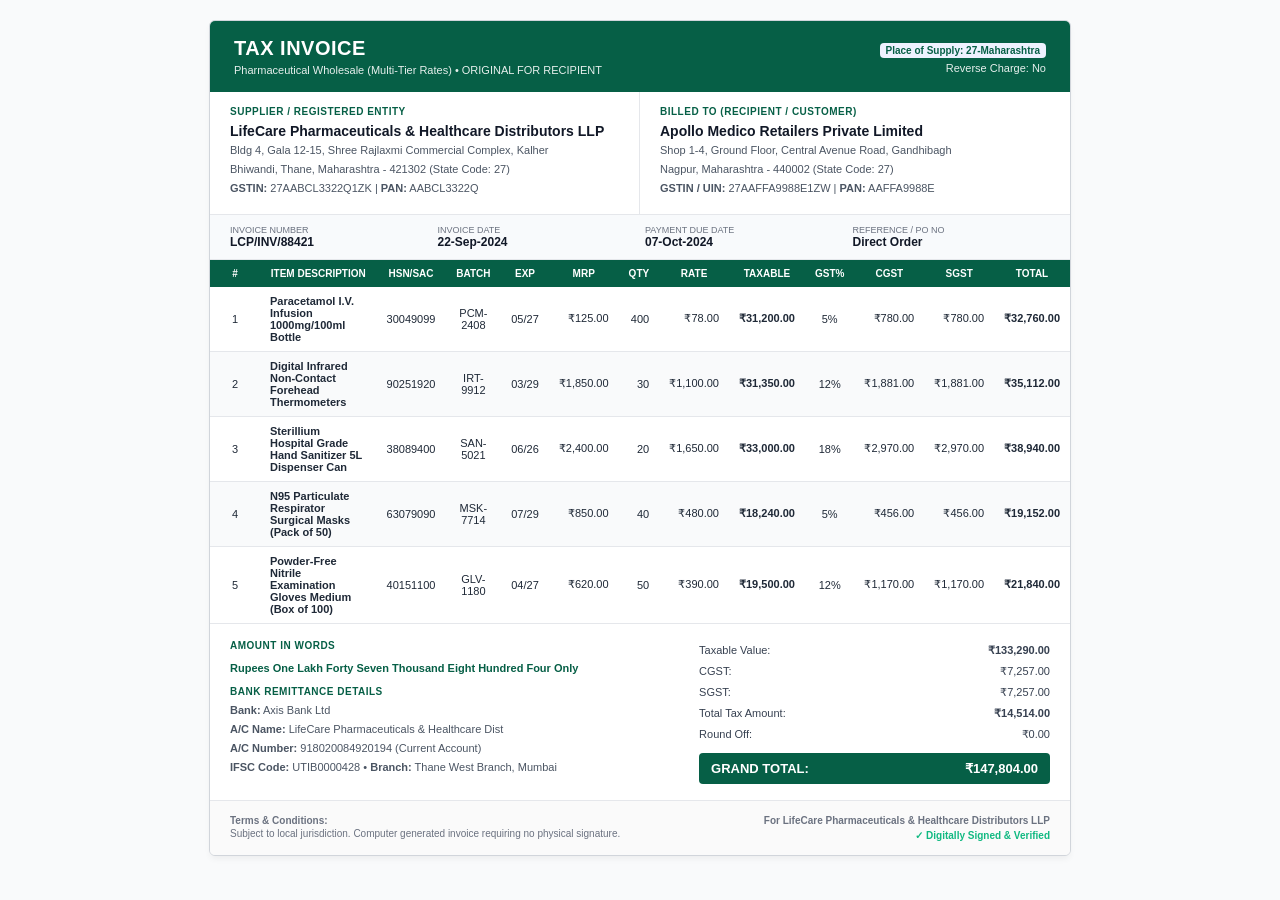
<file: external/gst-sample-invoices/GST_Invoice_04_Pharma_MultiRate_Batches.html>
<!DOCTYPE html>
<html lang="en">
<head>
<meta charset="UTF-8">
<title>Tax Invoice - LCP/INV/88421</title>
<style>
    @page { size: A4; margin: 12mm; }
    body {
        font-family: -apple-system, BlinkMacSystemFont, "Segoe UI", Roboto, Helvetica, Arial, sans-serif;
        color: #1f2937;
        margin: 0;
        padding: 20px;
        background: #f9fafb;
    }
    .invoice-card {
        max-width: 860px;
        margin: 0 auto;
        background: #ffffff;
        border: 1px solid #d1d5db;
        border-radius: 6px;
        box-shadow: 0 4px 6px -1px rgba(0,0,0,0.05);
        overflow: hidden;
    }
    .header-bar {
        background: #065f46;
        color: #ffffff;
        padding: 16px 24px;
        display: flex;
        justify-content: space-between;
        align-items: center;
    }
    .header-bar h1 { margin: 0; font-size: 20px; letter-spacing: 0.5px; }
    .header-bar p { margin: 4px 0 0; font-size: 11px; opacity: 0.9; }
    .section-grid {
        display: grid;
        grid-template-columns: 1fr 1fr;
        border-bottom: 1px solid #e5e7eb;
    }
    .section-box { padding: 14px 20px; }
    .section-box.border-right { border-right: 1px solid #e5e7eb; }
    .section-title {
        font-size: 10px;
        font-weight: 700;
        text-transform: uppercase;
        color: #065f46;
        margin-bottom: 6px;
        letter-spacing: 0.5px;
    }
    .company-title { font-size: 14px; font-weight: 700; color: #111827; margin: 0 0 4px; }
    .text-sm { font-size: 11px; line-height: 1.45; color: #4b5563; margin: 0 0 3px; }
    .badge {
        display: inline-block;
        padding: 2px 6px;
        font-size: 10px;
        font-weight: 600;
        background: #eef2ff;
        color: #065f46;
        border-radius: 4px;
    }
    .meta-bar {
        background: #f8fafc;
        padding: 10px 20px;
        border-bottom: 1px solid #e5e7eb;
        display: grid;
        grid-template-columns: repeat(4, 1fr);
        gap: 10px;
    }
    .meta-item { font-size: 11px; }
    .meta-item span { display: block; font-size: 9px; text-transform: uppercase; color: #6b7280; }
    .meta-item strong { font-size: 12px; color: #111827; }
    table.items-table {
        width: 100%;
        border-collapse: collapse;
        font-size: 11px;
    }
    table.items-table th {
        background: #065f46;
        color: #ffffff;
        padding: 8px 10px;
        font-weight: 600;
        font-size: 10px;
        text-transform: uppercase;
    }
    table.items-table td {
        padding: 8px 10px;
        border-bottom: 1px solid #e5e7eb;
        vertical-align: middle;
    }
    table.items-table tr:nth-child(even) { background: #f9fafb; }
    .totals-grid {
        display: grid;
        grid-template-columns: 1.2fr 1fr;
        border-bottom: 1px solid #e5e7eb;
    }
    .totals-box { padding: 16px 20px; }
    .calc-row {
        display: flex;
        justify-content: space-between;
        padding: 4px 0;
        font-size: 11px;
        color: #374151;
    }
    .calc-row.grand-total {
        background: #065f46;
        color: #ffffff;
        padding: 8px 12px;
        border-radius: 4px;
        font-size: 13px;
        font-weight: 700;
        margin-top: 8px;
    }
    .footer-section {
        padding: 14px 20px;
        display: flex;
        justify-content: space-between;
        font-size: 10px;
        color: #6b7280;
        background: #fafafa;
    }
    @media print {
        body { background: #ffffff; padding: 0; }
        .invoice-card { box-shadow: none; border: none; }
    }
</style>
</head>
<body>

<div class="invoice-card">
    <!-- Header -->
    <div class="header-bar">
        <div>
            <h1>TAX INVOICE</h1>
            <p>Pharmaceutical Wholesale (Multi-Tier Rates) &bull; ORIGINAL FOR RECIPIENT</p>
        </div>
        <div style="text-align: right;">
            <div class="badge">Place of Supply: 27-Maharashtra</div>
            <p style="margin-top: 4px;">Reverse Charge: No</p>
        </div>
    </div>

    

    <!-- Seller / Buyer -->
    <div class="section-grid">
        <div class="section-box border-right">
            <div class="section-title">Supplier / Registered Entity</div>
            <div class="company-title">LifeCare Pharmaceuticals & Healthcare Distributors LLP</div>
            <p class="text-sm">Bldg 4, Gala 12-15, Shree Rajlaxmi Commercial Complex, Kalher</p>
            <p class="text-sm">Bhiwandi, Thane, Maharashtra - 421302 (State Code: 27)</p>
            <p class="text-sm"><strong>GSTIN:</strong> 27AABCL3322Q1ZK | <strong>PAN:</strong> AABCL3322Q</p>
        </div>
        <div class="section-box">
            <div class="section-title">Billed To (Recipient / Customer)</div>
            <div class="company-title">Apollo Medico Retailers Private Limited</div>
            <p class="text-sm">Shop 1-4, Ground Floor, Central Avenue Road, Gandhibagh</p>
            <p class="text-sm">Nagpur, Maharashtra - 440002 (State Code: 27)</p>
            <p class="text-sm"><strong>GSTIN / UIN:</strong> 27AAFFA9988E1ZW | <strong>PAN:</strong> AAFFA9988E</p>
        </div>
    </div>

    <!-- Metadata Bar -->
    <div class="meta-bar">
        <div class="meta-item">
            <span>Invoice Number</span>
            <strong>LCP/INV/88421</strong>
        </div>
        <div class="meta-item">
            <span>Invoice Date</span>
            <strong>22-Sep-2024</strong>
        </div>
        <div class="meta-item">
            <span>Payment Due Date</span>
            <strong>07-Oct-2024</strong>
        </div>
        <div class="meta-item">
            <span>Reference / PO No</span>
            <strong>Direct Order</strong>
        </div>
    </div>

    <!-- Line Items Table -->
    <table class="items-table">
        <thead>
            <tr>
                <th style="width: 30px;">#</th>
                <th>Item Description</th>
                <th style="text-align: center;">HSN/SAC</th>
                <th>Batch</th><th>Exp</th><th>MRP</th><th>Qty</th><th>Rate</th><th>Taxable</th><th>GST%</th><th>CGST</th><th>SGST</th><th>Total</th>
            </tr>
        </thead>
        <tbody>
            
        <tr>
            <td style="text-align:center;">1</td>
            <td><strong>Paracetamol I.V. Infusion 1000mg/100ml Bottle</strong></td>
            <td style="text-align:center;">30049099</td>
            
                <td style="text-align:center;">PCM-2408</td>
                <td style="text-align:center;">05/27</td>
                <td style="text-align:right;">₹125.00</td>
                <td style="text-align:right;">400</td>
                <td style="text-align:right;">₹78.00</td>
                <td style="text-align:right; font-weight:600;">₹31,200.00</td>
                <td style="text-align:center;">5%</td>
                <td style="text-align:right;">₹780.00</td>
                <td style="text-align:right;">₹780.00</td>
                <td style="text-align:right; font-weight:bold;">₹32,760.00</td>
            
        </tr>
        
        <tr>
            <td style="text-align:center;">2</td>
            <td><strong>Digital Infrared Non-Contact Forehead Thermometers</strong></td>
            <td style="text-align:center;">90251920</td>
            
                <td style="text-align:center;">IRT-9912</td>
                <td style="text-align:center;">03/29</td>
                <td style="text-align:right;">₹1,850.00</td>
                <td style="text-align:right;">30</td>
                <td style="text-align:right;">₹1,100.00</td>
                <td style="text-align:right; font-weight:600;">₹31,350.00</td>
                <td style="text-align:center;">12%</td>
                <td style="text-align:right;">₹1,881.00</td>
                <td style="text-align:right;">₹1,881.00</td>
                <td style="text-align:right; font-weight:bold;">₹35,112.00</td>
            
        </tr>
        
        <tr>
            <td style="text-align:center;">3</td>
            <td><strong>Sterillium Hospital Grade Hand Sanitizer 5L Dispenser Can</strong></td>
            <td style="text-align:center;">38089400</td>
            
                <td style="text-align:center;">SAN-5021</td>
                <td style="text-align:center;">06/26</td>
                <td style="text-align:right;">₹2,400.00</td>
                <td style="text-align:right;">20</td>
                <td style="text-align:right;">₹1,650.00</td>
                <td style="text-align:right; font-weight:600;">₹33,000.00</td>
                <td style="text-align:center;">18%</td>
                <td style="text-align:right;">₹2,970.00</td>
                <td style="text-align:right;">₹2,970.00</td>
                <td style="text-align:right; font-weight:bold;">₹38,940.00</td>
            
        </tr>
        
        <tr>
            <td style="text-align:center;">4</td>
            <td><strong>N95 Particulate Respirator Surgical Masks (Pack of 50)</strong></td>
            <td style="text-align:center;">63079090</td>
            
                <td style="text-align:center;">MSK-7714</td>
                <td style="text-align:center;">07/29</td>
                <td style="text-align:right;">₹850.00</td>
                <td style="text-align:right;">40</td>
                <td style="text-align:right;">₹480.00</td>
                <td style="text-align:right; font-weight:600;">₹18,240.00</td>
                <td style="text-align:center;">5%</td>
                <td style="text-align:right;">₹456.00</td>
                <td style="text-align:right;">₹456.00</td>
                <td style="text-align:right; font-weight:bold;">₹19,152.00</td>
            
        </tr>
        
        <tr>
            <td style="text-align:center;">5</td>
            <td><strong>Powder-Free Nitrile Examination Gloves Medium (Box of 100)</strong></td>
            <td style="text-align:center;">40151100</td>
            
                <td style="text-align:center;">GLV-1180</td>
                <td style="text-align:center;">04/27</td>
                <td style="text-align:right;">₹620.00</td>
                <td style="text-align:right;">50</td>
                <td style="text-align:right;">₹390.00</td>
                <td style="text-align:right; font-weight:600;">₹19,500.00</td>
                <td style="text-align:center;">12%</td>
                <td style="text-align:right;">₹1,170.00</td>
                <td style="text-align:right;">₹1,170.00</td>
                <td style="text-align:right; font-weight:bold;">₹21,840.00</td>
            
        </tr>
        
        </tbody>
    </table>

    <!-- Totals & Bank Details -->
    <div class="totals-grid">
        <div class="totals-box border-right">
            <div class="section-title">Amount in Words</div>
            <p style="font-weight: 600; color: #065f46; font-size: 11px; margin-bottom: 12px;">Rupees One Lakh Forty Seven Thousand Eight Hundred Four Only</p>

            <div class="section-title">Bank Remittance Details</div>
            <p class="text-sm"><strong>Bank:</strong> Axis Bank Ltd</p>
            <p class="text-sm"><strong>A/C Name:</strong> LifeCare Pharmaceuticals & Healthcare Dist</p>
            <p class="text-sm"><strong>A/C Number:</strong> 918020084920194 (Current Account)</p>
            <p class="text-sm"><strong>IFSC Code:</strong> UTIB0000428 &bull; <strong>Branch:</strong> Thane West Branch, Mumbai</p>
        </div>
        <div class="totals-box">
            <div class="calc-row">
                <span>Taxable Value:</span>
                <strong>₹133,290.00</strong>
            </div>
            
            <div class="calc-row">
                <span>CGST:</span>
                <span>₹7,257.00</span>
            </div>
            <div class="calc-row">
                <span>SGST:</span>
                <span>₹7,257.00</span>
            </div>
            
            <div class="calc-row">
                <span>Total Tax Amount:</span>
                <strong>₹14,514.00</strong>
            </div>
            <div class="calc-row">
                <span>Round Off:</span>
                <span>₹0.00</span>
            </div>
            <div class="calc-row grand-total">
                <span>GRAND TOTAL:</span>
                <span>₹147,804.00</span>
            </div>
        </div>
    </div>

    <!-- Footer -->
    <div class="footer-section">
        <div>
            <strong>Terms & Conditions:</strong>
            <p style="margin: 2px 0;">Subject to local jurisdiction. Computer generated invoice requiring no physical signature.</p>
        </div>
        <div style="text-align: right;">
            <strong>For LifeCare Pharmaceuticals & Healthcare Distributors LLP</strong>
            <p style="margin: 4px 0 0; color: #10b981; font-weight: 600;">✓ Digitally Signed & Verified</p>
        </div>
    </div>
</div>

</body>
</html>
</file>
<file: cloudflare_portal/public/style.css>
:root {
  --bg-primary: #0b1120;
  --bg-surface: #131d33;
  --bg-card: #18233e;
  --border-color: rgba(255, 255, 255, 0.1);
  --border-focus: #3b82f6;
  --text-main: #f8fafc;
  --text-muted: #94a3b8;
  --accent-blue: #2563eb;
  --accent-blue-hover: #1d4ed8;
  --accent-emerald: #10b981;
  --accent-emerald-bg: rgba(16, 185, 129, 0.15);
  --accent-danger: #ef4444;
  --font-family: -apple-system, BlinkMacSystemFont, "Segoe UI", Roboto, Oxygen, Ubuntu, Cantarell, sans-serif;
}

* {
  box-sizing: border-box;
  margin: 0;
  padding: 0;
}

body {
  background-color: var(--bg-primary);
  color: var(--text-main);
  font-family: var(--font-family);
  min-height: 100vh;
  display: flex;
  flex-direction: column;
}

/* Navbar */
.navbar {
  background-color: rgba(11, 17, 32, 0.85);
  backdrop-filter: blur(12px);
  border-bottom: 1px solid var(--border-color);
  position: sticky;
  top: 0;
  z-index: 100;
}

.nav-container {
  max-width: 1100px;
  margin: 0 auto;
  padding: 1rem 1.5rem;
  display: flex;
  justify-content: space-between;
  align-items: center;
}

.brand {
  display: flex;
  align-items: center;
  gap: 0.75rem;
}

.brand-icon {
  font-size: 1.8rem;
}

.brand-title {
  font-size: 1.15rem;
  font-weight: 700;
  display: block;
  letter-spacing: -0.02em;
}

.brand-domain {
  font-size: 0.8rem;
  color: var(--accent-emerald);
  font-weight: 600;
  letter-spacing: 0.04em;
}

.nav-tabs {
  display: flex;
  gap: 0.5rem;
  background: var(--bg-surface);
  padding: 0.25rem;
  border-radius: 9999px;
  border: 1px solid var(--border-color);
}

.tab-btn {
  background: transparent;
  color: var(--text-muted);
  border: none;
  padding: 0.5rem 1.1rem;
  border-radius: 9999px;
  font-weight: 600;
  font-size: 0.88rem;
  cursor: pointer;
  transition: all 0.2s ease;
}

.tab-btn:hover {
  color: var(--text-main);
}

.tab-btn.active {
  background: var(--accent-blue);
  color: #fff;
}

/* Main Layout */
.main-container {
  max-width: 1100px;
  margin: 0 auto;
  padding: 2.5rem 1.5rem;
  flex: 1;
  width: 100%;
}

.tab-content {
  display: none;
}

.tab-content.active {
  display: block;
}

/* Hero Section */
.hero {
  text-align: center;
  margin-bottom: 3rem;
}

.badge-pill {
  display: inline-block;
  background: rgba(59, 130, 246, 0.15);
  color: #60a5fa;
  border: 1px solid rgba(59, 130, 246, 0.3);
  padding: 0.35rem 1rem;
  border-radius: 9999px;
  font-size: 0.82rem;
  font-weight: 600;
  margin-bottom: 1.2rem;
}

.hero h1 {
  font-size: 2.6rem;
  font-weight: 800;
  line-height: 1.15;
  margin-bottom: 1rem;
  background: linear-gradient(135deg, #ffffff 40%, #94a3b8 100%);
  -webkit-background-clip: text;
  -webkit-text-fill-color: transparent;
}

.hero-subtext {
  font-size: 1.1rem;
  color: var(--text-muted);
  max-width: 650px;
  margin: 0 auto;
  line-height: 1.55;
}

/* Download Grid */
.download-grid {
  display: grid;
  grid-template-columns: repeat(auto-fit, minmax(320px, 1fr));
  gap: 1.5rem;
  margin-bottom: 3rem;
}

.card {
  background: var(--bg-card);
  border: 1px solid var(--border-color);
  border-radius: 16px;
  padding: 1.75rem;
  position: relative;
  display: flex;
  flex-direction: column;
  transition: transform 0.2s ease, border-color 0.2s ease;
}

.card:hover {
  transform: translateY(-3px);
  border-color: rgba(59, 130, 246, 0.4);
}

.highlight-card {
  border-color: rgba(59, 130, 246, 0.45);
  box-shadow: 0 10px 30px -10px rgba(37, 99, 235, 0.25);
}

.card-tag {
  position: absolute;
  top: 1rem;
  right: 1.25rem;
  font-size: 0.72rem;
  font-weight: 700;
  text-transform: uppercase;
  color: var(--accent-emerald);
  letter-spacing: 0.05em;
}

.card-header {
  display: flex;
  align-items: center;
  gap: 1rem;
  margin-bottom: 1rem;
}

.file-icon {
  font-size: 2.2rem;
  background: var(--bg-surface);
  width: 58px;
  height: 58px;
  display: flex;
  align-items: center;
  justify-content: center;
  border-radius: 12px;
  border: 1px solid var(--border-color);
}

.file-meta h2 {
  font-size: 1.2rem;
  font-weight: 700;
  word-break: break-all;
}

.tags {
  display: flex;
  gap: 0.4rem;
  margin-top: 0.35rem;
  flex-wrap: wrap;
}

.chip {
  background: rgba(255, 255, 255, 0.08);
  font-size: 0.75rem;
  padding: 0.2rem 0.55rem;
  border-radius: 6px;
  color: var(--text-muted);
  font-weight: 600;
}

.chip-success {
  background: var(--accent-emerald-bg);
  color: #34d399;
}

.chip-info {
  background: rgba(59, 130, 246, 0.15);
  color: #60a5fa;
}

.card-desc {
  color: var(--text-muted);
  font-size: 0.92rem;
  line-height: 1.5;
  margin-bottom: 1.5rem;
  flex: 1;
}

.card-actions {
  display: flex;
  flex-direction: column;
  gap: 0.6rem;
}

/* Buttons */
.btn {
  display: inline-flex;
  align-items: center;
  justify-content: center;
  text-decoration: none;
  font-weight: 600;
  font-size: 0.95rem;
  padding: 0.85rem 1.4rem;
  border-radius: 10px;
  border: none;
  cursor: pointer;
  transition: all 0.2s ease;
  flex-direction: column;
  text-align: center;
}

.btn-primary {
  background: linear-gradient(135deg, #2563eb, #1d4ed8);
  color: #fff;
  box-shadow: 0 4px 15px rgba(37, 99, 235, 0.3);
}

.btn-primary:hover {
  background: linear-gradient(135deg, #1d4ed8, #1e40af);
  box-shadow: 0 6px 20px rgba(37, 99, 235, 0.45);
}

.btn-secondary {
  background: var(--bg-surface);
  color: var(--text-main);
  border: 1px solid var(--border-color);
  flex-direction: row;
}

.btn-secondary:hover {
  background: rgba(255, 255, 255, 0.05);
}

.btn-danger {
  background: rgba(239, 68, 68, 0.15);
  color: #f87171;
  border: 1px solid rgba(239, 68, 68, 0.3);
}

.btn-danger:hover {
  background: var(--accent-danger);
  color: #fff;
}

.btn-sub {
  font-size: 0.72rem;
  opacity: 0.85;
  font-weight: 500;
  margin-top: 0.15rem;
}

.btn-block {
  width: 100%;
}

.btn-sm {
  padding: 0.4rem 0.8rem;
  font-size: 0.82rem;
  border-radius: 6px;
  flex-direction: row;
}

/* QR Code Box */
.qr-container {
  background: var(--bg-surface);
  border: 1px solid var(--border-color);
  border-radius: 16px;
  padding: 2rem;
  display: flex;
  align-items: center;
  gap: 2.5rem;
  margin-bottom: 3rem;
}

.qr-box {
  background: #ffffff;
  padding: 1rem;
  border-radius: 12px;
  display: flex;
  flex-direction: column;
  align-items: center;
  flex-shrink: 0;
}

#qr-canvas {
  width: 160px;
  height: 160px;
}

.qr-label {
  color: #334155;
  font-size: 0.75rem;
  font-weight: 600;
  margin-top: 0.5rem;
  text-align: center;
}

.qr-info h3 {
  font-size: 1.3rem;
  margin-bottom: 0.6rem;
}

.qr-info p {
  color: var(--text-muted);
  line-height: 1.5;
  font-size: 0.95rem;
  margin-bottom: 1.25rem;
}

.install-steps {
  display: flex;
  flex-direction: column;
  gap: 0.5rem;
}

.step {
  font-size: 0.88rem;
  color: #e2e8f0;
  display: flex;
  align-items: center;
  gap: 0.6rem;
}

.step-num {
  background: var(--accent-blue);
  color: #fff;
  width: 20px;
  height: 20px;
  border-radius: 50%;
  display: flex;
  align-items: center;
  justify-content: center;
  font-size: 0.75rem;
  font-weight: 700;
}

/* Features Grid */
.features-grid {
  display: grid;
  grid-template-columns: repeat(auto-fit, minmax(220px, 1fr));
  gap: 1.2rem;
}

.feature-item {
  background: var(--bg-card);
  border: 1px solid var(--border-color);
  padding: 1.3rem;
  border-radius: 12px;
}

.feat-icon {
  font-size: 1.8rem;
  margin-bottom: 0.6rem;
}

.feature-item h4 {
  font-size: 1rem;
  margin-bottom: 0.35rem;
}

.feature-item p {
  font-size: 0.85rem;
  color: var(--text-muted);
  line-height: 1.45;
}

/* Admin Portal Styles */
.auth-box {
  background: var(--bg-card);
  border: 1px solid var(--border-color);
  border-radius: 16px;
  max-width: 440px;
  margin: 3rem auto;
  padding: 2.5rem;
  text-align: center;
}

.auth-icon {
  font-size: 3rem;
  margin-bottom: 1rem;
}

.auth-box h2 {
  font-size: 1.5rem;
  margin-bottom: 0.5rem;
}

.auth-box p {
  color: var(--text-muted);
  font-size: 0.9rem;
  margin-bottom: 1.5rem;
}

.input-group {
  margin-bottom: 1.2rem;
}

.input-group input, .custom-input {
  width: 100%;
  padding: 0.85rem 1rem;
  background: var(--bg-surface);
  border: 1px solid var(--border-color);
  border-radius: 8px;
  color: #fff;
  font-size: 1rem;
  outline: none;
  transition: border-color 0.2s ease;
}

.input-group input:focus, .custom-input:focus {
  border-color: var(--border-focus);
}

.error-msg {
  color: var(--accent-danger);
  font-size: 0.85rem;
  margin-top: 0.8rem;
  min-height: 1.2rem;
}

.status-msg {
  font-size: 0.88rem;
  margin-top: 0.8rem;
  text-align: center;
}

.admin-dashboard {
  display: flex;
  flex-direction: column;
  gap: 2rem;
}

.admin-header {
  display: flex;
  justify-content: space-between;
  align-items: center;
  border-bottom: 1px solid var(--border-color);
  padding-bottom: 1.2rem;
}

.upload-card, .files-card {
  background: var(--bg-card);
  border: 1px solid var(--border-color);
  border-radius: 16px;
  padding: 1.8rem;
}

.drop-zone {
  border: 2px dashed rgba(255, 255, 255, 0.2);
  border-radius: 12px;
  padding: 2.5rem;
  text-align: center;
  margin: 1.2rem 0;
  transition: all 0.2s ease;
}

.drop-zone.dragover {
  border-color: var(--accent-blue);
  background: rgba(37, 99, 235, 0.05);
}

.drop-icon {
  font-size: 2.5rem;
  margin-bottom: 0.6rem;
}

.drop-or {
  display: block;
  font-size: 0.8rem;
  color: var(--text-muted);
  margin: 0.6rem 0;
  text-transform: uppercase;
}

.btn-file {
  display: inline-block;
  cursor: pointer;
  flex-direction: row;
}

.selected-file-info {
  margin-top: 1rem;
  font-weight: 600;
  color: var(--accent-emerald);
  font-size: 0.9rem;
}

.upload-options {
  margin-bottom: 1.5rem;
}

.upload-options label {
  font-size: 0.9rem;
  color: var(--text-muted);
  margin-bottom: 0.5rem;
  display: block;
}

.radio-group {
  display: flex;
  flex-direction: column;
  gap: 0.5rem;
  margin-bottom: 0.8rem;
}

.radio-group label {
  display: flex;
  align-items: center;
  gap: 0.5rem;
  font-size: 0.9rem;
  color: #fff;
  cursor: pointer;
}

.progress-container {
  margin-bottom: 1.2rem;
}

.progress-bar {
  background: var(--bg-surface);
  border-radius: 9999px;
  height: 12px;
  overflow: hidden;
  margin-bottom: 0.4rem;
}

.progress-fill {
  background: linear-gradient(90deg, #2563eb, #10b981);
  height: 100%;
  transition: width 0.2s ease;
}

.progress-text {
  font-size: 0.8rem;
  color: var(--text-muted);
  text-align: right;
}

.files-header {
  display: flex;
  justify-content: space-between;
  align-items: center;
  margin-bottom: 1.2rem;
}

.files-table-container {
  overflow-x: auto;
}

table {
  width: 100%;
  border-collapse: collapse;
}

th, td {
  padding: 0.85rem 1rem;
  text-align: left;
  border-bottom: 1px solid var(--border-color);
  font-size: 0.9rem;
}

th {
  color: var(--text-muted);
  font-size: 0.8rem;
  text-transform: uppercase;
}

/* Footer */
.footer {
  border-top: 1px solid var(--border-color);
  padding: 1.8rem 1.5rem;
  text-align: center;
  font-size: 0.85rem;
  color: var(--text-muted);
  margin-top: auto;
}

/* Responsive */
@media (max-width: 768px) {
  .hero h1 {
    font-size: 2rem;
  }
  .qr-container {
    flex-direction: column;
    text-align: center;
    gap: 1.5rem;
  }
  .install-steps {
    align-items: center;
  }
  .nav-container {
    flex-direction: column;
    gap: 1rem;
  }
}
</file>
